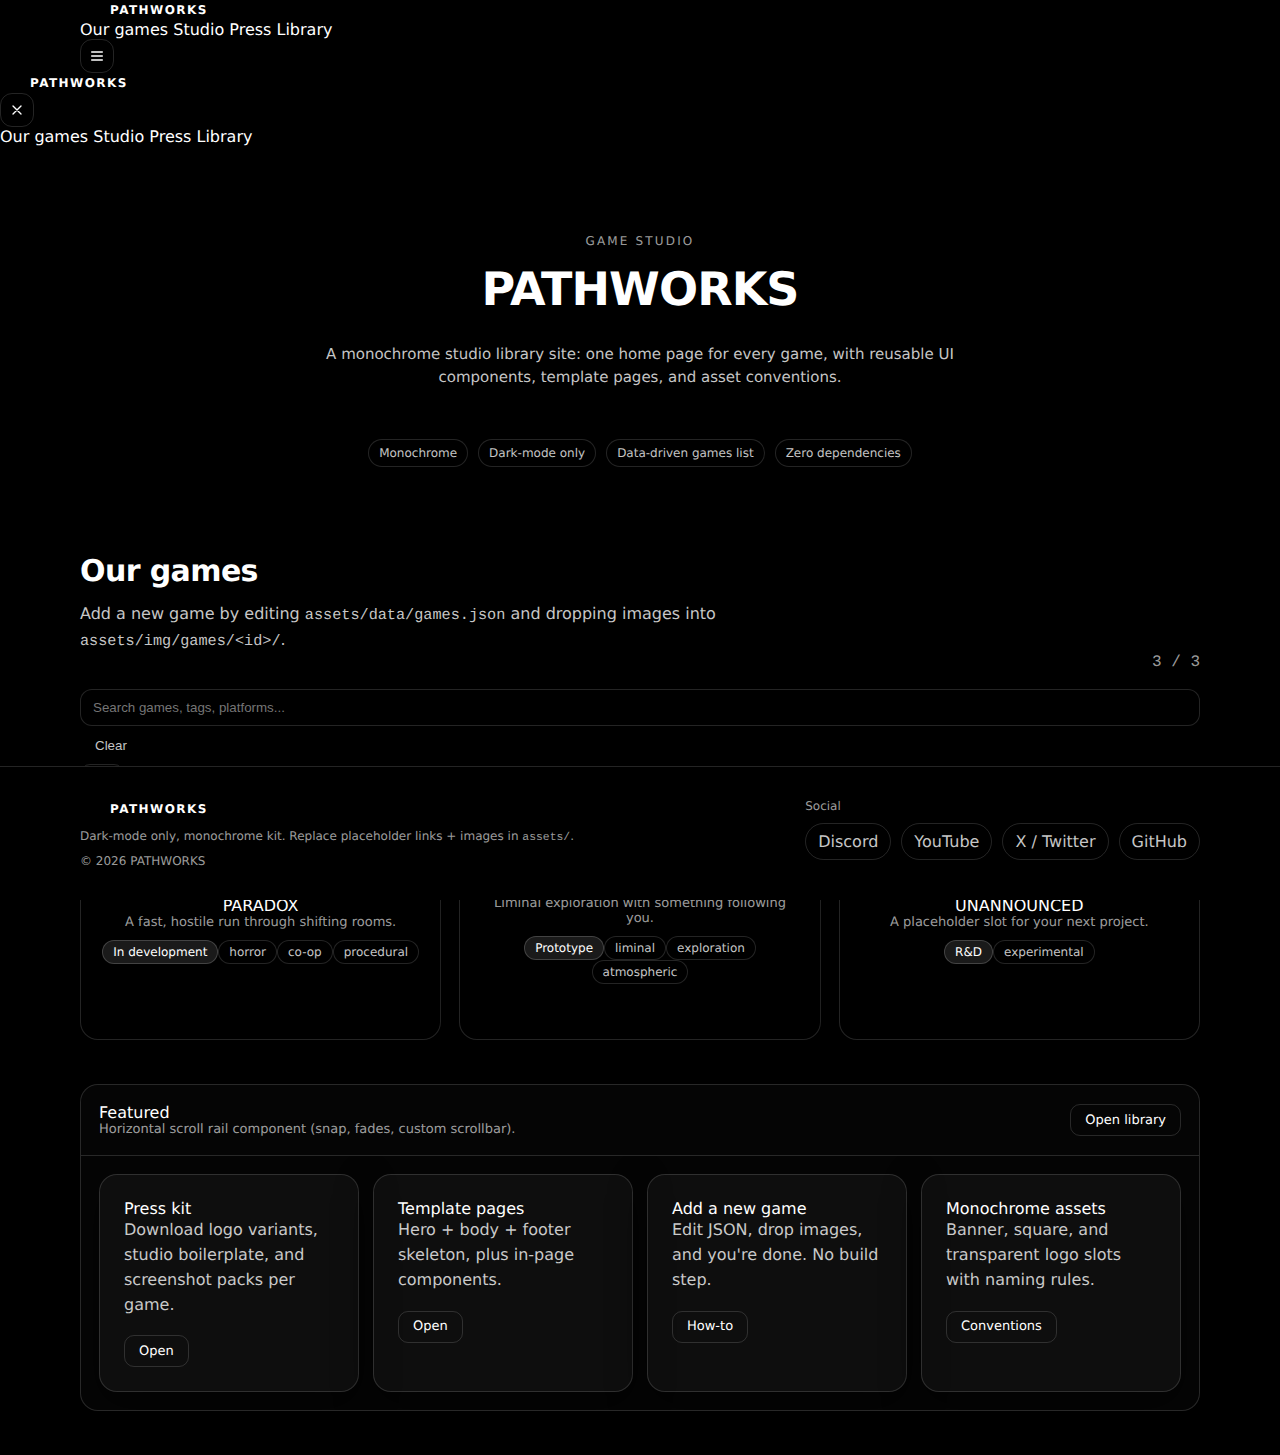
<file: index.html>
<!doctype html>
<html lang="en">
<head>
  <meta charset="utf-8" />
  <meta name="viewport" content="width=device-width,initial-scale=1" />
  <meta name="theme-color" content="#000000" />
  <title>PATHWORKS — Our games</title>

  <link rel="icon" href="assets/img/brand/favicon.svg" type="image/svg+xml" />
  <link rel="manifest" href="site.webmanifest" />

  <link rel="stylesheet" href="assets/css/tokens.css" />
  <link rel="stylesheet" href="assets/css/base.css" />
  <link rel="stylesheet" href="assets/css/ui.css" />
  <link rel="stylesheet" href="assets/css/pages/home.css" />
</head>
<body data-root="">


<header class="nav">
  <div class="container navInner">
    <a class="brand" href="index.html">
      <span class="brandMark" aria-hidden="true"></span>
      <span>PATHWORKS</span>
    </a>

    <nav class="navLinks" aria-label="Primary">
      <a class="navLink" href="index.html">Our games</a>
      <a class="navLink" href="pages/studio.html">Studio</a>
      <a class="navLink" href="pages/press.html">Press</a>
      <a class="navLink" href="pages/template.html">Library</a>
    </nav>

    <div class="navActions">
      <button id="navMobileBtn" class="iconBtn navMobileBtn" type="button" aria-label="Open menu">
        <svg viewBox="0 0 24 24" fill="none" stroke="currentColor" stroke-width="2" stroke-linecap="round">
          <path d="M4 6h16M4 12h16M4 18h16"/>
        </svg>
      </button>
    </div>
  </div>
</header>

<div id="drawerMask" class="drawerMask" data-open="0" aria-hidden="true"></div>
<aside id="drawer" class="drawer" data-open="0" aria-label="Mobile menu">
  <div class="drawerHeader">
    <span class="brand"><span class="brandMark" aria-hidden="true"></span><span>PATHWORKS</span></span>
    <button id="drawerClose" class="iconBtn" type="button" aria-label="Close menu">
      <svg viewBox="0 0 24 24" fill="none" stroke="currentColor" stroke-width="2" stroke-linecap="round">
        <path d="M6 6l12 12M18 6l-12 12"/>
      </svg>
    </button>
  </div>
  <div class="drawerBody">
    <nav class="drawerLinks" aria-label="Primary (mobile)">
      <a class="navLink" href="index.html">Our games</a>
      <a class="navLink" href="pages/studio.html">Studio</a>
      <a class="navLink" href="pages/press.html">Press</a>
      <a class="navLink" href="pages/template.html">Library</a>
    </nav>
  </div>
</aside>


<main>
  <section class="hero" style="--hero-image: url('assets/img/placeholders/banner.svg')">
    <div class="container heroInner">
      <div class="kicker">Game studio</div>
      <h1 class="heroTitle">PATHWORKS</h1>
      <p class="heroSub">
        A monochrome studio library site: one home page for every game, with reusable UI components, template pages, and asset conventions.
      </p>

      <div class="heroMetaRow">
        <span class="chip">Monochrome</span>
        <span class="chip">Dark-mode only</span>
        <span class="chip">Data-driven games list</span>
        <span class="chip">Zero dependencies</span>
      </div>
    </div>
  </section>

  <section class="section">
    <div class="container">
      <div class="sectionHeader">
        <div>
          <h2>Our games</h2>
          <p class="sectionDesc">
            Add a new game by editing <code>assets/data/games.json</code> and dropping images into <code>assets/img/games/&lt;id&gt;/</code>.
          </p>
        </div>
        <div class="mono" style="color: var(--c-dim)">
          <span id="gamesCount">0</span>
        </div>
      </div>

      <div class="filtersRow">
        <div class="searchWrap">
          <input id="gamesSearch" class="input" type="search" placeholder="Search games, tags, platforms..." autocomplete="off" />
          <button id="clearFilters" class="btn btn--ghost" type="button">Clear</button>
        </div>

        <div id="tagRow" class="tagRow" aria-label="Tag filters"></div>
      </div>

      <div id="fatalError" class="mono" style="margin-top: var(--s-4); color: rgba(255,255,255,0.75)"></div>

      <div id="gamesEmpty" class="card hidden" style="margin-top: var(--s-5)">
        <div class="cardInner">
          <div class="cardTitle">No games match your filters.</div>
          <div class="cardSub" style="margin-top:6px">Try a different tag or clear the search box.</div>
        </div>
      </div>

      <div id="gamesGrid" class="grid grid--cards" style="margin-top: var(--s-5)"></div>

      <div class="scrollRail" style="margin-top: var(--s-7)">
        <div class="scrollRailHeader">
          <div>
            <div class="cardTitle">Featured</div>
            <div class="cardSub">Horizontal scroll rail component (snap, fades, custom scrollbar).</div>
          </div>
          <a class="btn btn--sm" href="pages/template.html">Open library</a>
        </div>

        <div class="scrollFade scrollFade--l"></div>
        <div class="scrollFade scrollFade--r"></div>

        <div class="scrollRailViewport" aria-label="Featured items">
          <div class="card railItem">
            <div class="cardInner">
              <div class="cardTitle">Press kit</div>
              <p>Download logo variants, studio boilerplate, and screenshot packs per game.</p>
              <a class="btn btn--sm" href="pages/press.html">Open</a>
            </div>
          </div>

          <div class="card railItem">
            <div class="cardInner">
              <div class="cardTitle">Template pages</div>
              <p>Hero + body + footer skeleton, plus in-page components.</p>
              <a class="btn btn--sm" href="pages/template.html">Open</a>
            </div>
          </div>

          <div class="card railItem">
            <div class="cardInner">
              <div class="cardTitle">Add a new game</div>
              <p>Edit JSON, drop images, and you're done. No build step.</p>
              <a class="btn btn--sm" href="pages/template.html#data">How-to</a>
            </div>
          </div>

          <div class="card railItem">
            <div class="cardInner">
              <div class="cardTitle">Monochrome assets</div>
              <p>Banner, square, and transparent logo slots with naming rules.</p>
              <a class="btn btn--sm" href="pages/template.html#assets">Conventions</a>
            </div>
          </div>
        </div>
      </div>

    </div>
  </section>
</main>


<footer class="footer">
  <div class="container footerInner">
    <div>
      <div class="brand"><span class="brandMark" aria-hidden="true"></span><span>PATHWORKS</span></div>
      <div class="footerSmall" style="margin-top:10px">
        Dark-mode only, monochrome kit. Replace placeholder links + images in <code>assets/</code>.
      </div>
      <div class="footerSmall" style="margin-top:10px">
        © <span id="year"></span> PATHWORKS
      </div>
    </div>

    <div>
      <div class="footerSmall" style="margin-bottom:10px">Social</div>
      <div class="footerLinks">
        <a href="#" target="_blank" rel="noreferrer">Discord</a>
        <a href="#" target="_blank" rel="noreferrer">YouTube</a>
        <a href="#" target="_blank" rel="noreferrer">X / Twitter</a>
        <a href="#" target="_blank" rel="noreferrer">GitHub</a>
      </div>
    </div>
  </div>
</footer>

<dialog id="mediaDialog" aria-label="Media viewer">
  <div class="modalHeader">
    <div id="mediaDialogTitle" class="mono">Media</div>
    <button id="mediaDialogClose" class="btn btn--sm modalClose" type="button">Close</button>
  </div>
  <div class="modalBody">
    <div class="modalMedia">
      <img id="mediaDialogImg" alt="" />
    </div>
  </div>
</dialog>

<script>
  document.getElementById("year").textContent = String(new Date().getFullYear());
</script>


<script type="module" src="assets/js/pages/home.js"></script>
</body>
</html>
</file>
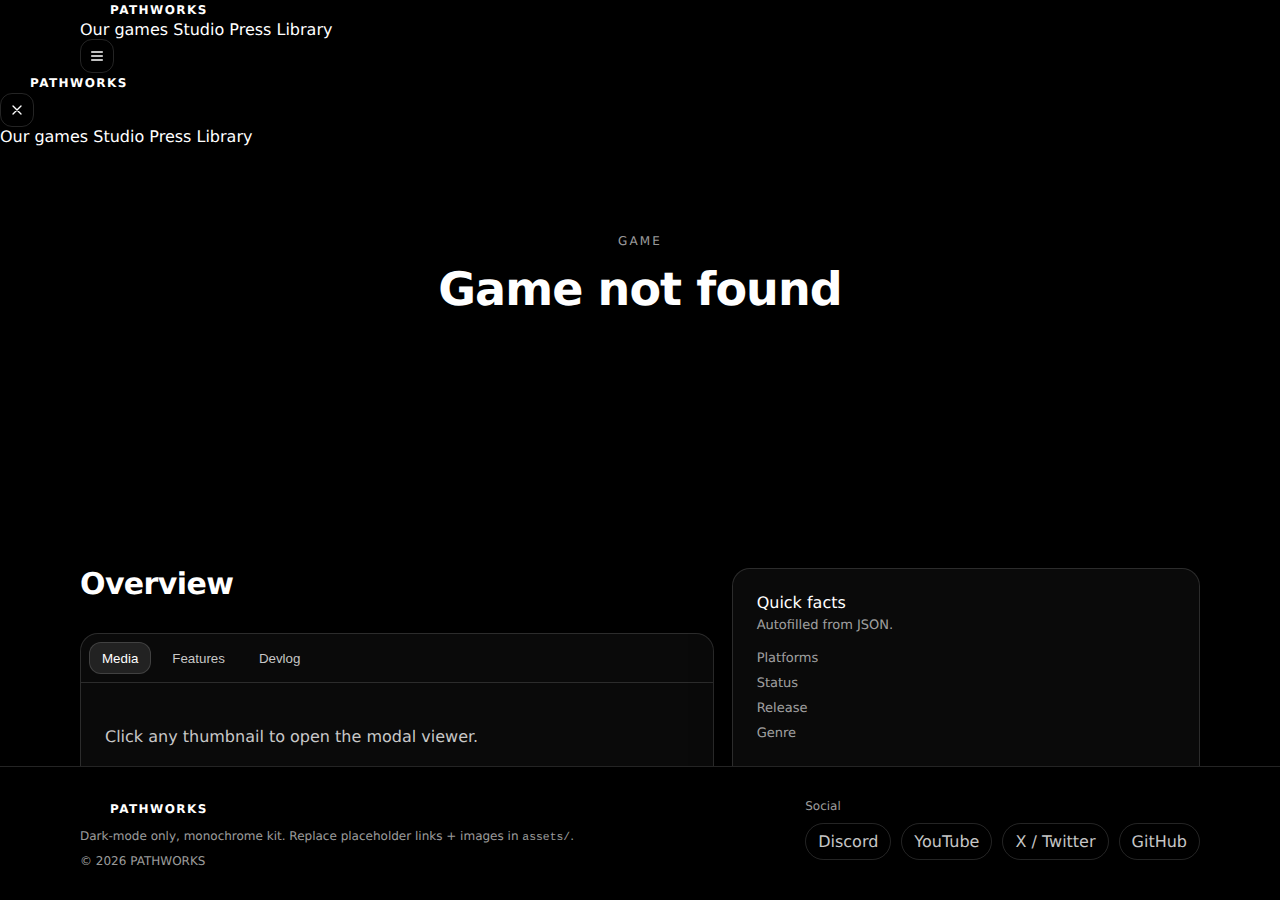
<file: pages/game.html>
<!doctype html>
<html lang="en">
<head>
  <meta charset="utf-8" />
  <meta name="viewport" content="width=device-width,initial-scale=1" />
  <meta name="theme-color" content="#000000" />
  <title>PATHWORKS — Game</title>

  <link rel="icon" href="../assets/img/brand/favicon.svg" type="image/svg+xml" />
  <link rel="stylesheet" href="../assets/css/tokens.css" />
  <link rel="stylesheet" href="../assets/css/base.css" />
  <link rel="stylesheet" href="../assets/css/ui.css" />
  <link rel="stylesheet" href="../assets/css/pages/game.css" />

</head>

<body data-root="../">


<header class="nav">
  <div class="container navInner">
    <a class="brand" href="../index.html">
      <span class="brandMark" aria-hidden="true"></span>
      <span>PATHWORKS</span>
    </a>

    <nav class="navLinks" aria-label="Primary">
      <a class="navLink" href="../index.html">Our games</a>
      <a class="navLink" href="../pages/studio.html">Studio</a>
      <a class="navLink" href="../pages/press.html">Press</a>
      <a class="navLink" href="../pages/template.html">Library</a>
    </nav>

    <div class="navActions">
      <button id="navMobileBtn" class="iconBtn navMobileBtn" type="button" aria-label="Open menu">
        <svg viewBox="0 0 24 24" fill="none" stroke="currentColor" stroke-width="2" stroke-linecap="round">
          <path d="M4 6h16M4 12h16M4 18h16"/>
        </svg>
      </button>
    </div>
  </div>
</header>

<div id="drawerMask" class="drawerMask" data-open="0" aria-hidden="true"></div>
<aside id="drawer" class="drawer" data-open="0" aria-label="Mobile menu">
  <div class="drawerHeader">
    <span class="brand"><span class="brandMark" aria-hidden="true"></span><span>PATHWORKS</span></span>
    <button id="drawerClose" class="iconBtn" type="button" aria-label="Close menu">
      <svg viewBox="0 0 24 24" fill="none" stroke="currentColor" stroke-width="2" stroke-linecap="round">
        <path d="M6 6l12 12M18 6l-12 12"/>
      </svg>
    </button>
  </div>
  <div class="drawerBody">
    <nav class="drawerLinks" aria-label="Primary (mobile)">
      <a class="navLink" href="../index.html">Our games</a>
      <a class="navLink" href="../pages/studio.html">Studio</a>
      <a class="navLink" href="../pages/press.html">Press</a>
      <a class="navLink" href="../pages/template.html">Library</a>
    </nav>
  </div>
</aside>


<main>
  <section class="hero" style="--hero-image: url('../assets/img/placeholders/banner.svg')">
    <div class="container heroInner">
      <div id="kicker" class="kicker">Game</div>
      <h1 id="gameTitle" class="heroTitle">Loading…</h1>
      <p id="gameSub" class="heroSub"></p>
      <div id="heroChips" class="heroMetaRow"></div>
    </div>
  </section>

  <section class="section">
    <div class="container">
      <div id="fatalError" class="mono" style="margin-bottom: var(--s-4); color: rgba(255,255,255,0.75)"></div>

      <div class="kvRow">
        <div id="gameBody">
          <h2>Overview</h2>
          <p id="gameLongDesc"></p>

          <div class="tabs" style="margin-top: var(--s-6)">
            <div class="tabBar" role="tablist" aria-label="Game tabs">
              <button class="tabBtn" type="button" role="tab" aria-selected="true" data-tab="media">Media</button>
              <button class="tabBtn" type="button" role="tab" aria-selected="false" data-tab="features">Features</button>
              <button class="tabBtn" type="button" role="tab" aria-selected="false" data-tab="dev">Devlog</button>
            </div>

            <div class="tabPanel" role="tabpanel" data-panel="media">
              <div id="mediaGrid" class="mediaGrid"></div>
              <p style="margin-top: var(--s-4)">Click any thumbnail to open the modal viewer.</p>
            </div>

            <div class="tabPanel hidden" role="tabpanel" data-panel="features">
              <div class="grid" style="grid-template-columns: 1fr; gap: var(--s-3)">
                <details class="accordion">
                  <summary>Core loop <span class="accordionChevron" aria-hidden="true">+</span></summary>
                  <div class="accordionBody">
                    <p>Describe the minute-to-minute loop, win/fail states, and what makes the game replayable.</p>
                  </div>
                </details>

                <details class="accordion">
                  <summary>Content <span class="accordionChevron" aria-hidden="true">+</span></summary>
                  <div class="accordionBody">
                    <p>Rooms, levels, missions, bosses, items, modifiers, etc.</p>
                  </div>
                </details>

                <details class="accordion">
                  <summary>Accessibility <span class="accordionChevron" aria-hidden="true">+</span></summary>
                  <div class="accordionBody">
                    <p>Input remapping, UI motion reduction, contrast, subtitles, audio cues, etc.</p>
                  </div>
                </details>
              </div>
            </div>

            <div class="tabPanel hidden" role="tabpanel" data-panel="dev">
              <p>Use this tab for patch notes or a short devlog list.</p>
              <div class="card" style="margin-top: var(--s-4)">
                <div class="cardInner">
                  <div class="cardTitle">Changelog entry</div>
                  <div class="cardSub">YYYY-MM-DD</div>
                  <p style="margin-top: var(--s-3)">Bullet list of changes.</p>
                </div>
              </div>
            </div>
          </div>
        </div>

        <aside class="card sideCard">
          <div class="cardInner">
            <div class="cardTitle">Quick facts</div>
            <div class="cardSub" style="margin-top:6px">Autofilled from JSON.</div>

            <div style="margin-top: var(--s-4); display:grid; gap: 10px">
              <div class="cardRow">
                <div class="cardSub">Platforms</div>
                <div id="kvPlatforms" class="mono" style="color: var(--c-muted); text-align:right"></div>
              </div>
              <div class="cardRow">
                <div class="cardSub">Status</div>
                <div id="kvStatus" class="mono" style="color: var(--c-muted); text-align:right"></div>
              </div>
              <div class="cardRow">
                <div class="cardSub">Release</div>
                <div id="kvRelease" class="mono" style="color: var(--c-muted); text-align:right"></div>
              </div>
              <div class="cardRow">
                <div class="cardSub">Genre</div>
                <div id="kvGenre" class="mono" style="color: var(--c-muted); text-align:right"></div>
              </div>
            </div>

            <div style="margin-top: var(--s-5)">
              <div class="cardSub">Links</div>
              <div id="kvLinks" class="cardActions" style="margin-top: var(--s-3)"></div>
            </div>
          </div>
        </aside>
      </div>

    </div>
  </section>
</main>


<footer class="footer">
  <div class="container footerInner">
    <div>
      <div class="brand"><span class="brandMark" aria-hidden="true"></span><span>PATHWORKS</span></div>
      <div class="footerSmall" style="margin-top:10px">
        Dark-mode only, monochrome kit. Replace placeholder links + images in <code>assets/</code>.
      </div>
      <div class="footerSmall" style="margin-top:10px">
        © <span id="year"></span> PATHWORKS
      </div>
    </div>

    <div>
      <div class="footerSmall" style="margin-bottom:10px">Social</div>
      <div class="footerLinks">
        <a href="#" target="_blank" rel="noreferrer">Discord</a>
        <a href="#" target="_blank" rel="noreferrer">YouTube</a>
        <a href="#" target="_blank" rel="noreferrer">X / Twitter</a>
        <a href="#" target="_blank" rel="noreferrer">GitHub</a>
      </div>
    </div>
  </div>
</footer>

<dialog id="mediaDialog" aria-label="Media viewer">
  <div class="modalHeader">
    <div id="mediaDialogTitle" class="mono">Media</div>
    <button id="mediaDialogClose" class="btn btn--sm modalClose" type="button">Close</button>
  </div>
  <div class="modalBody">
    <div class="modalMedia">
      <img id="mediaDialogImg" alt="" />
    </div>
  </div>
</dialog>

<script>
  document.getElementById("year").textContent = String(new Date().getFullYear());
</script>


<script type="module">
  // Tabs behavior kept inline so this page stays copyable as a template
  const btns = Array.from(document.querySelectorAll(".tabBtn"));
  const panels = Array.from(document.querySelectorAll(".tabPanel"));
  const set = (name) => {
    for (const b of btns) b.setAttribute("aria-selected", b.dataset.tab === name ? "true" : "false");
    for (const p of panels) p.classList.toggle("hidden", p.dataset.panel !== name);
  };
  for (const b of btns) b.addEventListener("click", () => set(b.dataset.tab));
</script>
<script type="module" src="../assets/js/pages/game.js"></script>
</body>
</html>
</file>
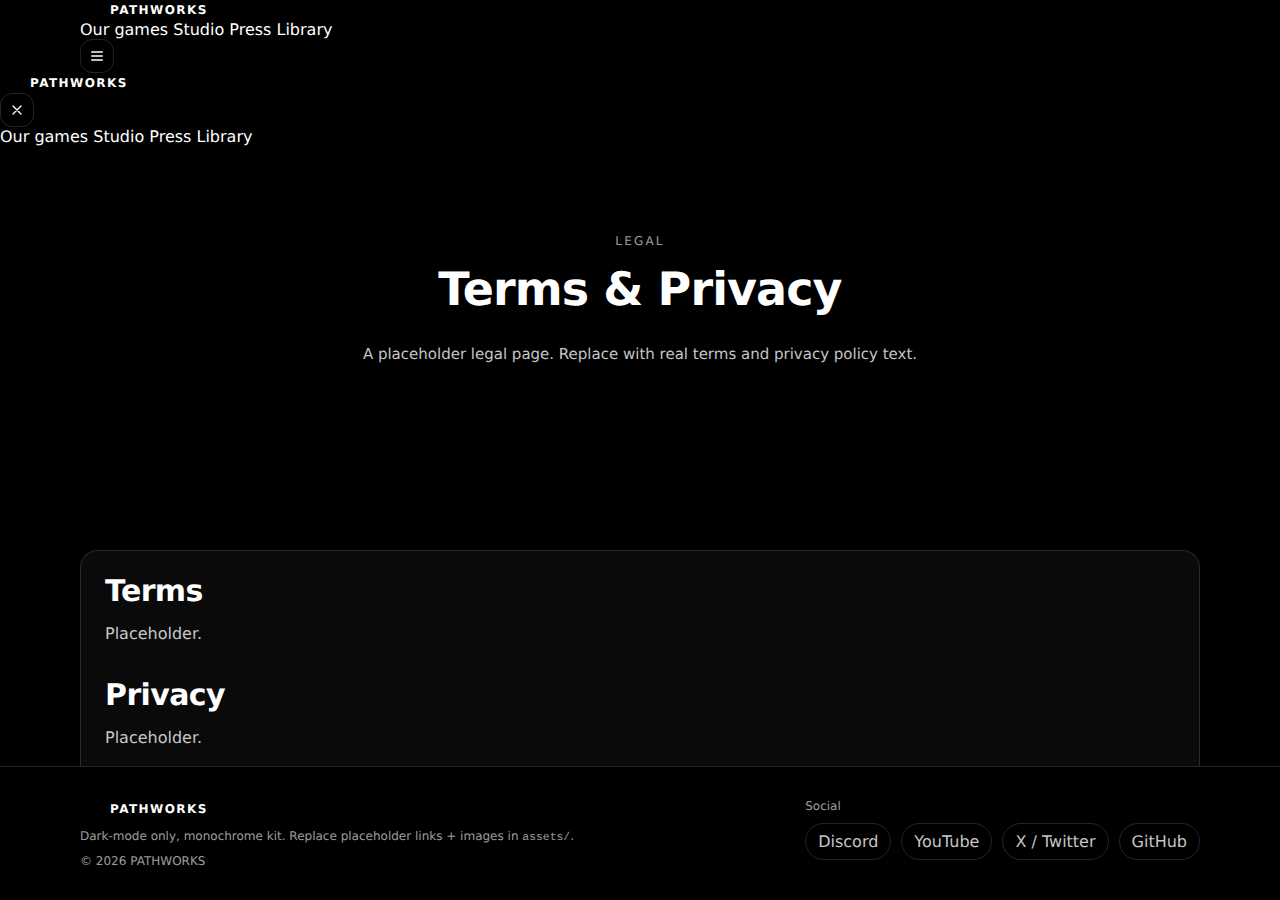
<file: pages/legal.html>
<!doctype html>
<html lang="en">
<head>
  <meta charset="utf-8" />
  <meta name="viewport" content="width=device-width,initial-scale=1" />
  <meta name="theme-color" content="#000000" />
  <title>PATHWORKS — Legal</title>

  <link rel="icon" href="../assets/img/brand/favicon.svg" type="image/svg+xml" />
  <link rel="stylesheet" href="../assets/css/tokens.css" />
  <link rel="stylesheet" href="../assets/css/base.css" />
  <link rel="stylesheet" href="../assets/css/ui.css" />

</head>

<body data-root="../">

<header class="nav">
  <div class="container navInner">
    <a class="brand" href="../index.html">
      <span class="brandMark" aria-hidden="true"></span>
      <span>PATHWORKS</span>
    </a>

    <nav class="navLinks" aria-label="Primary">
      <a class="navLink" href="../index.html">Our games</a>
      <a class="navLink" href="../pages/studio.html">Studio</a>
      <a class="navLink" href="../pages/press.html">Press</a>
      <a class="navLink" href="../pages/template.html">Library</a>
    </nav>

    <div class="navActions">
      <button id="navMobileBtn" class="iconBtn navMobileBtn" type="button" aria-label="Open menu">
        <svg viewBox="0 0 24 24" fill="none" stroke="currentColor" stroke-width="2" stroke-linecap="round">
          <path d="M4 6h16M4 12h16M4 18h16"/>
        </svg>
      </button>
    </div>
  </div>
</header>

<div id="drawerMask" class="drawerMask" data-open="0" aria-hidden="true"></div>
<aside id="drawer" class="drawer" data-open="0" aria-label="Mobile menu">
  <div class="drawerHeader">
    <span class="brand"><span class="brandMark" aria-hidden="true"></span><span>PATHWORKS</span></span>
    <button id="drawerClose" class="iconBtn" type="button" aria-label="Close menu">
      <svg viewBox="0 0 24 24" fill="none" stroke="currentColor" stroke-width="2" stroke-linecap="round">
        <path d="M6 6l12 12M18 6l-12 12"/>
      </svg>
    </button>
  </div>
  <div class="drawerBody">
    <nav class="drawerLinks" aria-label="Primary (mobile)">
      <a class="navLink" href="../index.html">Our games</a>
      <a class="navLink" href="../pages/studio.html">Studio</a>
      <a class="navLink" href="../pages/press.html">Press</a>
      <a class="navLink" href="../pages/template.html">Library</a>
    </nav>
  </div>
</aside>

<main>
  <section class="hero" style="--hero-image: url('../assets/img/placeholders/banner.svg')">
    <div class="container heroInner">
      <div class="kicker">Legal</div>
      <h1 class="heroTitle">Terms & Privacy</h1>
      <p class="heroSub">A placeholder legal page. Replace with real terms and privacy policy text.</p>
    </div>
  </section>

  <section class="section">
    <div class="container">
      <div class="card">
        <div class="cardInner">
          <h2>Terms</h2>
          <p>Placeholder.</p>
          <h2 style="margin-top: var(--s-6)">Privacy</h2>
          <p>Placeholder.</p>
        </div>
      </div>
    </div>
  </section>
</main>

<footer class="footer">
  <div class="container footerInner">
    <div>
      <div class="brand"><span class="brandMark" aria-hidden="true"></span><span>PATHWORKS</span></div>
      <div class="footerSmall" style="margin-top:10px">
        Dark-mode only, monochrome kit. Replace placeholder links + images in <code>assets/</code>.
      </div>
      <div class="footerSmall" style="margin-top:10px">
        © <span id="year"></span> PATHWORKS
      </div>
    </div>

    <div>
      <div class="footerSmall" style="margin-bottom:10px">Social</div>
      <div class="footerLinks">
        <a href="#" target="_blank" rel="noreferrer">Discord</a>
        <a href="#" target="_blank" rel="noreferrer">YouTube</a>
        <a href="#" target="_blank" rel="noreferrer">X / Twitter</a>
        <a href="#" target="_blank" rel="noreferrer">GitHub</a>
      </div>
    </div>
  </div>
</footer>

<dialog id="mediaDialog" aria-label="Media viewer">
  <div class="modalHeader">
    <div id="mediaDialogTitle" class="mono">Media</div>
    <button id="mediaDialogClose" class="btn btn--sm modalClose" type="button">Close</button>
  </div>
  <div class="modalBody">
    <div class="modalMedia">
      <img id="mediaDialogImg" alt="" />
    </div>
  </div>
</dialog>

<script>
  document.getElementById("year").textContent = String(new Date().getFullYear());
</script>

<script type="module">
  import { initUi } from "../assets/js/ui.js";
  initUi();
</script>
</body>
</html>
</file>
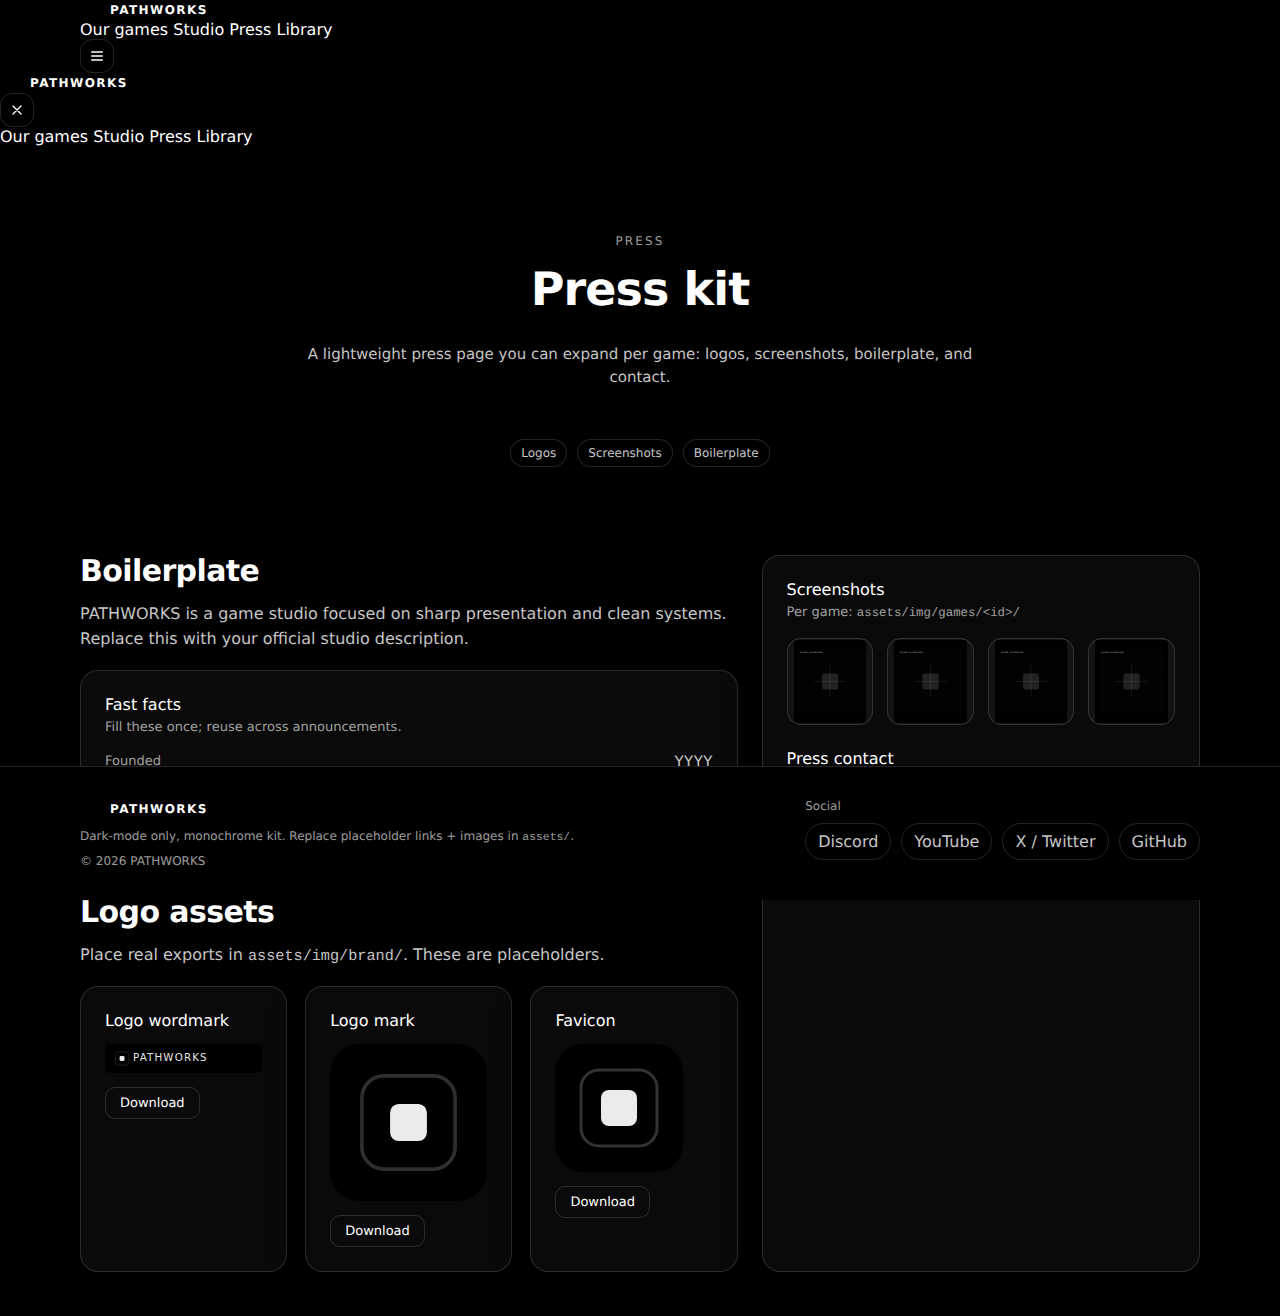
<file: pages/press.html>
<!doctype html>
<html lang="en">
<head>
  <meta charset="utf-8" />
  <meta name="viewport" content="width=device-width,initial-scale=1" />
  <meta name="theme-color" content="#000000" />
  <title>PATHWORKS — Press</title>

  <link rel="icon" href="../assets/img/brand/favicon.svg" type="image/svg+xml" />
  <link rel="stylesheet" href="../assets/css/tokens.css" />
  <link rel="stylesheet" href="../assets/css/base.css" />
  <link rel="stylesheet" href="../assets/css/ui.css" />

</head>

<body data-root="../">


<header class="nav">
  <div class="container navInner">
    <a class="brand" href="../index.html">
      <span class="brandMark" aria-hidden="true"></span>
      <span>PATHWORKS</span>
    </a>

    <nav class="navLinks" aria-label="Primary">
      <a class="navLink" href="../index.html">Our games</a>
      <a class="navLink" href="../pages/studio.html">Studio</a>
      <a class="navLink" href="../pages/press.html">Press</a>
      <a class="navLink" href="../pages/template.html">Library</a>
    </nav>

    <div class="navActions">
      <button id="navMobileBtn" class="iconBtn navMobileBtn" type="button" aria-label="Open menu">
        <svg viewBox="0 0 24 24" fill="none" stroke="currentColor" stroke-width="2" stroke-linecap="round">
          <path d="M4 6h16M4 12h16M4 18h16"/>
        </svg>
      </button>
    </div>
  </div>
</header>

<div id="drawerMask" class="drawerMask" data-open="0" aria-hidden="true"></div>
<aside id="drawer" class="drawer" data-open="0" aria-label="Mobile menu">
  <div class="drawerHeader">
    <span class="brand"><span class="brandMark" aria-hidden="true"></span><span>PATHWORKS</span></span>
    <button id="drawerClose" class="iconBtn" type="button" aria-label="Close menu">
      <svg viewBox="0 0 24 24" fill="none" stroke="currentColor" stroke-width="2" stroke-linecap="round">
        <path d="M6 6l12 12M18 6l-12 12"/>
      </svg>
    </button>
  </div>
  <div class="drawerBody">
    <nav class="drawerLinks" aria-label="Primary (mobile)">
      <a class="navLink" href="../index.html">Our games</a>
      <a class="navLink" href="../pages/studio.html">Studio</a>
      <a class="navLink" href="../pages/press.html">Press</a>
      <a class="navLink" href="../pages/template.html">Library</a>
    </nav>
  </div>
</aside>


<main>
  <section class="hero" style="--hero-image: url('../assets/img/placeholders/banner.svg')">
    <div class="container heroInner">
      <div class="kicker">Press</div>
      <h1 class="heroTitle">Press kit</h1>
      <p class="heroSub">A lightweight press page you can expand per game: logos, screenshots, boilerplate, and contact.</p>
      <div class="heroMetaRow">
        <span class="chip">Logos</span>
        <span class="chip">Screenshots</span>
        <span class="chip">Boilerplate</span>
      </div>
    </div>
  </section>

  <section class="section">
    <div class="container">
      <div class="grid" style="grid-template-columns: 1.2fr 0.8fr; gap: var(--s-5)">
        <div>
          <h2>Boilerplate</h2>
          <p>
            PATHWORKS is a game studio focused on sharp presentation and clean systems. Replace this with your official studio description.
          </p>

          <div class="card" style="margin-top: var(--s-4)">
            <div class="cardInner">
              <div class="cardTitle">Fast facts</div>
              <div class="cardSub" style="margin-top:6px">Fill these once; reuse across announcements.</div>
              <div style="margin-top: var(--s-4); display:grid; gap: 10px">
                <div class="cardRow"><div class="cardSub">Founded</div><div class="mono" style="color:var(--c-muted)">YYYY</div></div>
                <div class="cardRow"><div class="cardSub">Location</div><div class="mono" style="color:var(--c-muted)">Online</div></div>
                <div class="cardRow"><div class="cardSub">Contact</div><div class="mono" style="color:var(--c-muted)">press@yourdomain</div></div>
              </div>
            </div>
          </div>

          <h2 style="margin-top: var(--s-7)">Logo assets</h2>
          <p>Place real exports in <code>assets/img/brand/</code>. These are placeholders.</p>

          <div class="grid" style="grid-template-columns: repeat(3, minmax(0,1fr)); gap: var(--s-4); margin-top: var(--s-4)">
            <div class="card">
              <div class="cardInner">
                <div class="cardTitle">Logo wordmark</div>
                <div class="kv" style="margin-top: var(--s-3)"><img src="../assets/img/brand/logo-word.svg" alt="PATHWORKS wordmark" /></div>
                <div class="cardActions" style="margin-top: var(--s-3)">
                  <a class="btn btn--sm" href="../assets/img/brand/logo-word.svg" download>Download</a>
                </div>
              </div>
            </div>

            <div class="card">
              <div class="cardInner">
                <div class="cardTitle">Logo mark</div>
                <div class="kv" style="margin-top: var(--s-3)"><img src="../assets/img/brand/logo-mark.svg" alt="PATHWORKS mark" /></div>
                <div class="cardActions" style="margin-top: var(--s-3)">
                  <a class="btn btn--sm" href="../assets/img/brand/logo-mark.svg" download>Download</a>
                </div>
              </div>
            </div>

            <div class="card">
              <div class="cardInner">
                <div class="cardTitle">Favicon</div>
                <div class="kv" style="margin-top: var(--s-3)"><img src="../assets/img/brand/favicon.svg" alt="PATHWORKS favicon" /></div>
                <div class="cardActions" style="margin-top: var(--s-3)">
                  <a class="btn btn--sm" href="../assets/img/brand/favicon.svg" download>Download</a>
                </div>
              </div>
            </div>
          </div>

        </div>

        <aside class="card">
          <div class="cardInner">
            <div class="cardTitle">Screenshots</div>
            <div class="cardSub" style="margin-top:6px">Per game: <code>assets/img/games/&lt;id&gt;/</code></div>
            <div class="mediaGrid" style="margin-top: var(--s-4)">
              <div class="mediaThumb"><button type="button" data-open-media="1" data-src="../assets/img/placeholders/square.svg" data-alt="Screenshot placeholder"><img src="../assets/img/placeholders/square.svg" alt="Placeholder" /></button></div>
              <div class="mediaThumb"><button type="button" data-open-media="1" data-src="../assets/img/placeholders/square.svg" data-alt="Screenshot placeholder"><img src="../assets/img/placeholders/square.svg" alt="Placeholder" /></button></div>
              <div class="mediaThumb"><button type="button" data-open-media="1" data-src="../assets/img/placeholders/square.svg" data-alt="Screenshot placeholder"><img src="../assets/img/placeholders/square.svg" alt="Placeholder" /></button></div>
              <div class="mediaThumb"><button type="button" data-open-media="1" data-src="../assets/img/placeholders/square.svg" data-alt="Screenshot placeholder"><img src="../assets/img/placeholders/square.svg" alt="Placeholder" /></button></div>
            </div>

            <div style="margin-top: var(--s-5)">
              <div class="cardTitle">Press contact</div>
              <p style="margin-top: var(--s-3)"><span class="mono">press@yourdomain</span></p>
            </div>
          </div>
        </aside>
      </div>

    </div>
  </section>
</main>


<footer class="footer">
  <div class="container footerInner">
    <div>
      <div class="brand"><span class="brandMark" aria-hidden="true"></span><span>PATHWORKS</span></div>
      <div class="footerSmall" style="margin-top:10px">
        Dark-mode only, monochrome kit. Replace placeholder links + images in <code>assets/</code>.
      </div>
      <div class="footerSmall" style="margin-top:10px">
        © <span id="year"></span> PATHWORKS
      </div>
    </div>

    <div>
      <div class="footerSmall" style="margin-bottom:10px">Social</div>
      <div class="footerLinks">
        <a href="#" target="_blank" rel="noreferrer">Discord</a>
        <a href="#" target="_blank" rel="noreferrer">YouTube</a>
        <a href="#" target="_blank" rel="noreferrer">X / Twitter</a>
        <a href="#" target="_blank" rel="noreferrer">GitHub</a>
      </div>
    </div>
  </div>
</footer>

<dialog id="mediaDialog" aria-label="Media viewer">
  <div class="modalHeader">
    <div id="mediaDialogTitle" class="mono">Media</div>
    <button id="mediaDialogClose" class="btn btn--sm modalClose" type="button">Close</button>
  </div>
  <div class="modalBody">
    <div class="modalMedia">
      <img id="mediaDialogImg" alt="" />
    </div>
  </div>
</dialog>

<script>
  document.getElementById("year").textContent = String(new Date().getFullYear());
</script>


<script type="module">
  import { initUi } from "../assets/js/ui.js";
  initUi();
</script>
</body>
</html>
</file>
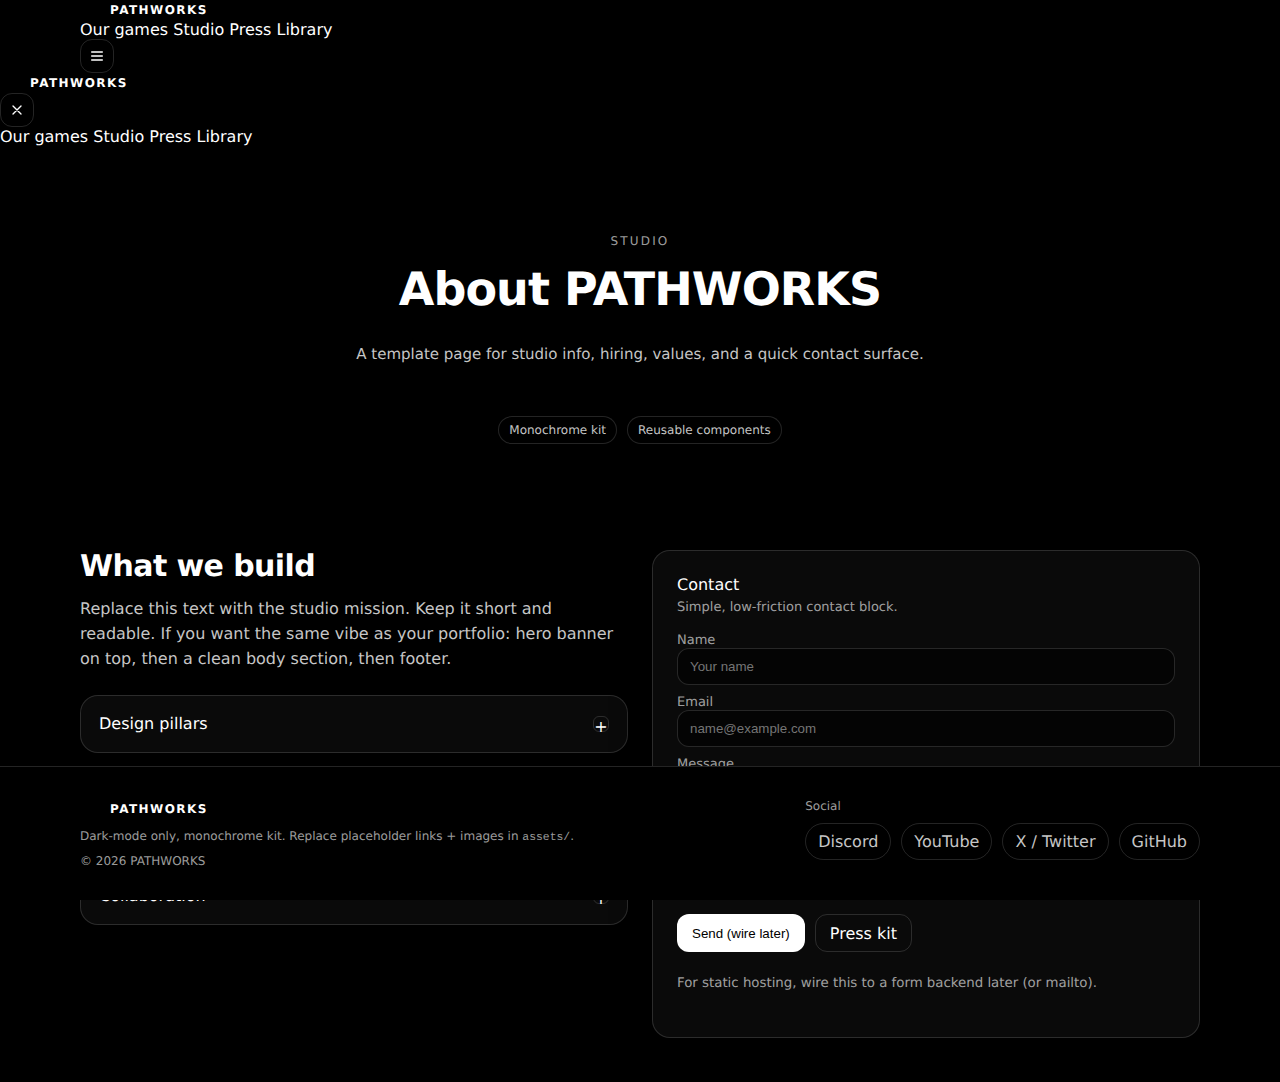
<file: pages/studio.html>
<!doctype html>
<html lang="en">
<head>
  <meta charset="utf-8" />
  <meta name="viewport" content="width=device-width,initial-scale=1" />
  <meta name="theme-color" content="#000000" />
  <title>PATHWORKS — Studio</title>

  <link rel="icon" href="../assets/img/brand/favicon.svg" type="image/svg+xml" />
  <link rel="stylesheet" href="../assets/css/tokens.css" />
  <link rel="stylesheet" href="../assets/css/base.css" />
  <link rel="stylesheet" href="../assets/css/ui.css" />
  <link rel="stylesheet" href="../assets/css/pages/studio.css" />

</head>

<body data-root="../">


<header class="nav">
  <div class="container navInner">
    <a class="brand" href="../index.html">
      <span class="brandMark" aria-hidden="true"></span>
      <span>PATHWORKS</span>
    </a>

    <nav class="navLinks" aria-label="Primary">
      <a class="navLink" href="../index.html">Our games</a>
      <a class="navLink" href="../pages/studio.html">Studio</a>
      <a class="navLink" href="../pages/press.html">Press</a>
      <a class="navLink" href="../pages/template.html">Library</a>
    </nav>

    <div class="navActions">
      <button id="navMobileBtn" class="iconBtn navMobileBtn" type="button" aria-label="Open menu">
        <svg viewBox="0 0 24 24" fill="none" stroke="currentColor" stroke-width="2" stroke-linecap="round">
          <path d="M4 6h16M4 12h16M4 18h16"/>
        </svg>
      </button>
    </div>
  </div>
</header>

<div id="drawerMask" class="drawerMask" data-open="0" aria-hidden="true"></div>
<aside id="drawer" class="drawer" data-open="0" aria-label="Mobile menu">
  <div class="drawerHeader">
    <span class="brand"><span class="brandMark" aria-hidden="true"></span><span>PATHWORKS</span></span>
    <button id="drawerClose" class="iconBtn" type="button" aria-label="Close menu">
      <svg viewBox="0 0 24 24" fill="none" stroke="currentColor" stroke-width="2" stroke-linecap="round">
        <path d="M6 6l12 12M18 6l-12 12"/>
      </svg>
    </button>
  </div>
  <div class="drawerBody">
    <nav class="drawerLinks" aria-label="Primary (mobile)">
      <a class="navLink" href="../index.html">Our games</a>
      <a class="navLink" href="../pages/studio.html">Studio</a>
      <a class="navLink" href="../pages/press.html">Press</a>
      <a class="navLink" href="../pages/template.html">Library</a>
    </nav>
  </div>
</aside>


<main>
  <section class="hero" style="--hero-image: url('../assets/img/placeholders/banner.svg')">
    <div class="container heroInner">
      <div class="kicker">Studio</div>
      <h1 class="heroTitle">About PATHWORKS</h1>
      <p class="heroSub">A template page for studio info, hiring, values, and a quick contact surface.</p>
      <div class="heroMetaRow">
        <span class="chip">Monochrome kit</span>
        <span class="chip">Reusable components</span>
      </div>
    </div>
  </section>

  <section class="section">
    <div class="container twoCol">
      <div>
        <h2>What we build</h2>
        <p>
          Replace this text with the studio mission. Keep it short and readable. If you want the same vibe as your portfolio:
          hero banner on top, then a clean body section, then footer.
        </p>

        <div class="grid" style="grid-template-columns: 1fr; gap: var(--s-3); margin-top: var(--s-5)">
          <details class="accordion">
            <summary>Design pillars <span class="accordionChevron" aria-hidden="true">+</span></summary>
            <div class="accordionBody">
              <p>List 3–5 pillars, each with a single sentence.</p>
            </div>
          </details>

          <details class="accordion">
            <summary>Tech stack <span class="accordionChevron" aria-hidden="true">+</span></summary>
            <div class="accordionBody">
              <p>Tools, engines, pipeline notes. Keep it factual.</p>
            </div>
          </details>

          <details class="accordion">
            <summary>Collaboration <span class="accordionChevron" aria-hidden="true">+</span></summary>
            <div class="accordionBody">
              <p>How you handle contributions, credits, and asset ownership.</p>
            </div>
          </details>
        </div>
      </div>

      <div class="card">
        <div class="cardInner">
          <div class="cardTitle">Contact</div>
          <div class="cardSub" style="margin-top:6px">Simple, low-friction contact block.</div>

          <div style="margin-top: var(--s-4); display:grid; gap: 10px">
            <label>
              <div class="cardSub">Name</div>
              <input class="input" placeholder="Your name" />
            </label>
            <label>
              <div class="cardSub">Email</div>
              <input class="input" placeholder="name@example.com" />
            </label>
            <label>
              <div class="cardSub">Message</div>
              <textarea class="textarea" placeholder="What are you reaching out about?"></textarea>
            </label>
          </div>

          <div style="margin-top: var(--s-4); display:flex; gap: 10px; flex-wrap:wrap">
            <button class="btn btn--primary" type="button">Send (wire later)</button>
            <a class="btn" href="press.html">Press kit</a>
          </div>

          <p style="margin-top: var(--s-4)"><small>For static hosting, wire this to a form backend later (or mailto).</small></p>
        </div>
      </div>

    </div>
  </section>
</main>


<footer class="footer">
  <div class="container footerInner">
    <div>
      <div class="brand"><span class="brandMark" aria-hidden="true"></span><span>PATHWORKS</span></div>
      <div class="footerSmall" style="margin-top:10px">
        Dark-mode only, monochrome kit. Replace placeholder links + images in <code>assets/</code>.
      </div>
      <div class="footerSmall" style="margin-top:10px">
        © <span id="year"></span> PATHWORKS
      </div>
    </div>

    <div>
      <div class="footerSmall" style="margin-bottom:10px">Social</div>
      <div class="footerLinks">
        <a href="#" target="_blank" rel="noreferrer">Discord</a>
        <a href="#" target="_blank" rel="noreferrer">YouTube</a>
        <a href="#" target="_blank" rel="noreferrer">X / Twitter</a>
        <a href="#" target="_blank" rel="noreferrer">GitHub</a>
      </div>
    </div>
  </div>
</footer>

<dialog id="mediaDialog" aria-label="Media viewer">
  <div class="modalHeader">
    <div id="mediaDialogTitle" class="mono">Media</div>
    <button id="mediaDialogClose" class="btn btn--sm modalClose" type="button">Close</button>
  </div>
  <div class="modalBody">
    <div class="modalMedia">
      <img id="mediaDialogImg" alt="" />
    </div>
  </div>
</dialog>

<script>
  document.getElementById("year").textContent = String(new Date().getFullYear());
</script>


<script type="module">
  import { initUi } from "../assets/js/ui.js";
  initUi();
</script>
</body>
</html>
</file>
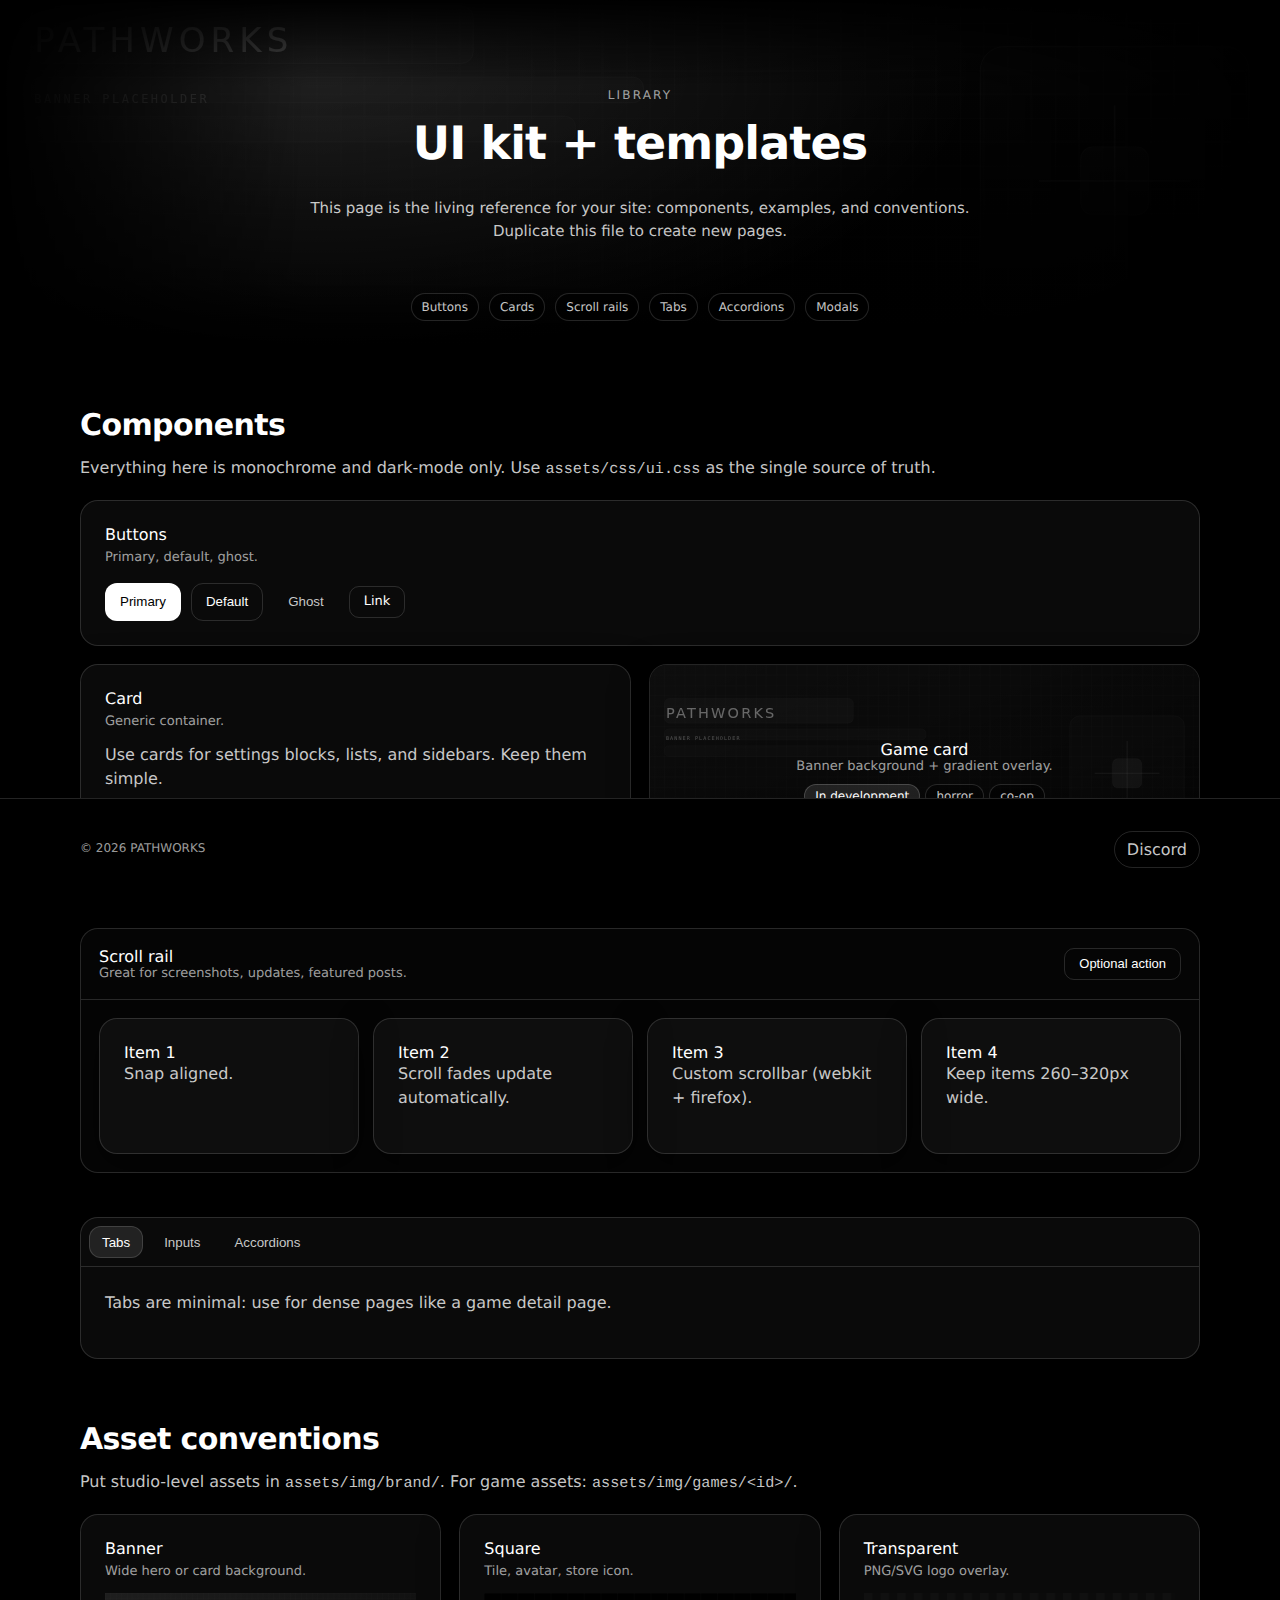
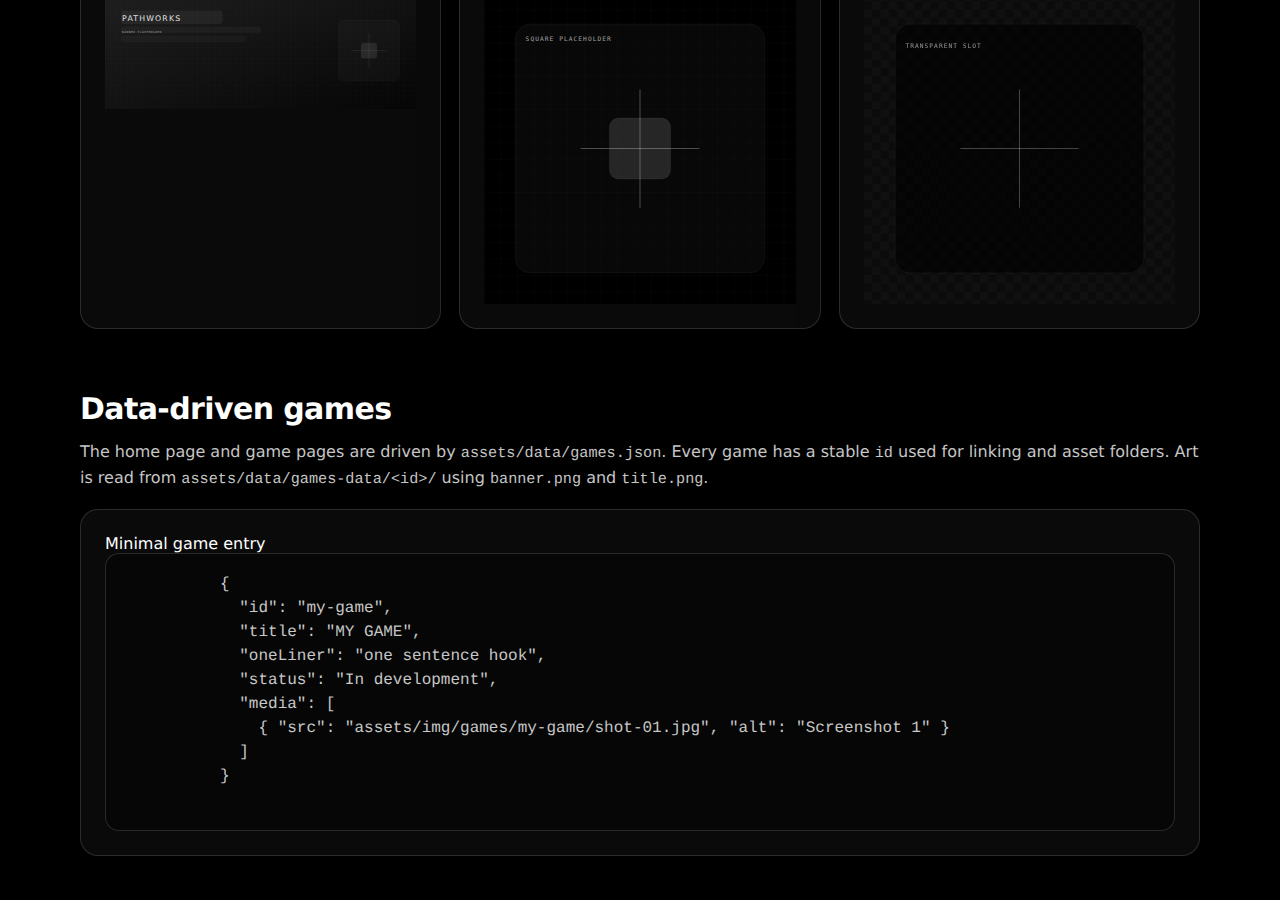
<file: pages/template.html>
<!doctype html>
<html lang="en">
<head>
  <meta charset="utf-8" />
  <meta name="viewport" content="width=device-width,initial-scale=1" />
  <meta name="theme-color" content="#000000" />
  <title>PATHWORKS — Library</title>

  <link rel="icon" href="../assets/img/brand/favicon.png" type="image/png" />
  <link rel="preload" href="../assets/css/tokens.css" as="style" />
  <link rel="preload" href="../assets/css/base.css" as="style" />
  <link rel="preload" href="../assets/css/ui.css" as="style" />
  <link rel="stylesheet" href="../assets/css/tokens.css" />
  <link rel="stylesheet" href="../assets/css/base.css" />
  <link rel="stylesheet" href="../assets/css/ui.css" />

</head>

<body data-root="../" data-page="template">


<div id="page-root">
  <main>
    <section class="hero">
      <div class="heroBgWrap">
        <img class="heroBgImg" src="../assets/img/placeholders/banner.svg" alt="" aria-hidden="true" data-morph-skip="1" />
        <div class="heroBgOverlay" aria-hidden="true"></div>
      </div>
      <div class="container heroInner">
        <div class="kicker">Library</div>
        <h1 class="heroTitle">UI kit + templates</h1>
        <p class="heroSub">
          This page is the living reference for your site: components, examples, and conventions. Duplicate this file to create new pages.
        </p>
        <div class="heroMetaRow">
          <span class="chip">Buttons</span>
          <span class="chip">Cards</span>
          <span class="chip">Scroll rails</span>
          <span class="chip">Tabs</span>
          <span class="chip">Accordions</span>
          <span class="chip">Modals</span>
        </div>
      </div>
    </section>

    <section class="section">
      <div class="container">

      <h2 id="components">Components</h2>
      <p>Everything here is monochrome and dark-mode only. Use <code>assets/css/ui.css</code> as the single source of truth.</p>

      <div class="card" style="margin-top: var(--s-4)">
        <div class="cardInner">
          <div class="cardTitle">Buttons</div>
          <div class="cardSub" style="margin-top:6px">Primary, default, ghost.</div>
          <div class="cardActions" style="margin-top: var(--s-4)">
            <button class="btn btn--primary" type="button">Primary</button>
            <button class="btn" type="button">Default</button>
            <button class="btn btn--ghost" type="button">Ghost</button>
            <a class="btn btn--sm" href="#assets">Link</a>
          </div>
        </div>
      </div>

      <div class="grid" style="grid-template-columns: 1fr 1fr; gap: var(--s-4); margin-top: var(--s-4)">
        <div class="card">
          <div class="cardInner">
            <div class="cardTitle">Card</div>
            <div class="cardSub" style="margin-top:6px">Generic container.</div>
            <p style="margin-top: var(--s-3)">
              Use cards for settings blocks, lists, and sidebars. Keep them simple.
            </p>
            <div class="cardActions">
              <button class="btn btn--sm" type="button">Action</button>
              <button class="btn btn--sm btn--ghost" type="button">Secondary</button>
            </div>
          </div>
        </div>

        <a class="card gameCard" href="game.html?id=paradox">
          <div class="gameCardBgWrap">
            <img class="gameCardBg" src="../assets/img/placeholders/banner.svg" alt="" aria-hidden="true" data-morph-skip="1" />
            <div class="gameCardBgOverlay" aria-hidden="true"></div>
          </div>
          <div class="gameCardBody">
            <div>
              <div class="gameCardTitle">Game card</div>
              <div class="cardSub">Banner background + gradient overlay.</div>
            </div>
            <div class="gameCardMeta">
              <span class="badge badge--solid">In development</span>
              <span class="badge">horror</span>
              <span class="badge">co-op</span>
            </div>
          </div>
        </a>
      </div>

      <div class="scrollRail" style="margin-top: var(--s-7)">
        <div class="scrollRailHeader">
          <div>
            <div class="cardTitle">Scroll rail</div>
            <div class="cardSub">Great for screenshots, updates, featured posts.</div>
          </div>
          <button class="btn btn--sm" type="button">Optional action</button>
        </div>

        <div class="scrollFade scrollFade--l"></div>
        <div class="scrollFade scrollFade--r"></div>

        <div class="scrollRailViewport">
          <div class="card railItem"><div class="cardInner"><div class="cardTitle">Item 1</div><p>Snap aligned.</p></div></div>
          <div class="card railItem"><div class="cardInner"><div class="cardTitle">Item 2</div><p>Scroll fades update automatically.</p></div></div>
          <div class="card railItem"><div class="cardInner"><div class="cardTitle">Item 3</div><p>Custom scrollbar (webkit + firefox).</p></div></div>
          <div class="card railItem"><div class="cardInner"><div class="cardTitle">Item 4</div><p>Keep items 260–320px wide.</p></div></div>
        </div>
      </div>

      <div class="tabs" style="margin-top: var(--s-7)">
        <div class="tabBar" role="tablist" aria-label="Library tabs">
          <button class="tabBtn" type="button" role="tab" aria-selected="true" data-tab="a">Tabs</button>
          <button class="tabBtn" type="button" role="tab" aria-selected="false" data-tab="b">Inputs</button>
          <button class="tabBtn" type="button" role="tab" aria-selected="false" data-tab="c">Accordions</button>
        </div>

        <div class="tabPanel" role="tabpanel" data-panel="a">
          <p>Tabs are minimal: use for dense pages like a game detail page.</p>
        </div>

        <div class="tabPanel hidden" role="tabpanel" data-panel="b">
          <div class="grid" style="grid-template-columns: 1fr 1fr; gap: var(--s-4)">
            <label>
              <div class="cardSub">Search</div>
              <input class="input" placeholder="Search..." />
            </label>
            <label>
              <div class="cardSub">Select</div>
              <select class="select">
                <option>Option A</option>
                <option>Option B</option>
              </select>
            </label>
          </div>
        </div>

        <div class="tabPanel hidden" role="tabpanel" data-panel="c">
          <details class="accordion">
            <summary>Accordion item <span class="accordionChevron" aria-hidden="true">+</span></summary>
            <div class="accordionBody">
              <p>Use native <code>&lt;details&gt;</code> so it stays simple and accessible.</p>
            </div>
          </details>
          <details class="accordion">
            <summary>Another item <span class="accordionChevron" aria-hidden="true">+</span></summary>
            <div class="accordionBody">
              <p>Accordions are good for FAQs, patch notes, guidelines.</p>
            </div>
          </details>
        </div>
      </div>

      <h2 id="assets" style="margin-top: var(--s-8)">Asset conventions</h2>
      <p>
        Put studio-level assets in <code>assets/img/brand/</code>.
        For game assets: <code>assets/img/games/&lt;id&gt;/</code>.
      </p>

      <div class="grid" style="grid-template-columns: repeat(3, minmax(0,1fr)); gap: var(--s-4); margin-top: var(--s-4)">
        <div class="card">
          <div class="cardInner">
            <div class="cardTitle">Banner</div>
            <div class="cardSub" style="margin-top:6px">Wide hero or card background.</div>
            <div class="kv" style="margin-top: var(--s-3)">
              <img src="../assets/img/placeholders/banner.svg" alt="Banner placeholder" />
            </div>
          </div>
        </div>

        <div class="card">
          <div class="cardInner">
            <div class="cardTitle">Square</div>
            <div class="cardSub" style="margin-top:6px">Tile, avatar, store icon.</div>
            <div class="kv" style="margin-top: var(--s-3)">
              <img src="../assets/img/placeholders/square.svg" alt="Square placeholder" />
            </div>
          </div>
        </div>

        <div class="card">
          <div class="cardInner">
            <div class="cardTitle">Transparent</div>
            <div class="cardSub" style="margin-top:6px">PNG/SVG logo overlay.</div>
            <div class="kv" style="margin-top: var(--s-3)">
              <img src="../assets/img/placeholders/transparent.svg" alt="Transparent placeholder" />
            </div>
          </div>
        </div>
      </div>

      <h2 id="data" style="margin-top: var(--s-8)">Data-driven games</h2>
      <p>
        The home page and game pages are driven by <code>assets/data/games.json</code>.
        Every game has a stable <code>id</code> used for linking and asset folders.
        Art is read from <code>assets/data/games-data/&lt;id&gt;/</code> using <code>banner.png</code> and <code>title.png</code>.
      </p>

      <div class="card" style="margin-top: var(--s-4)">
        <div class="cardInner">
          <div class="cardTitle">Minimal game entry</div>
          <pre class="mono" style="white-space:pre-wrap; margin:0; color: rgba(255,255,255,0.78); line-height:1.5; border:1px solid var(--c-border); border-radius: var(--r-md); padding: var(--s-4); background: rgba(0,0,0,0.4)">
          {
            "id": "my-game",
            "title": "MY GAME",
            "oneLiner": "one sentence hook",
            "status": "In development",
            "media": [
              { "src": "assets/img/games/my-game/shot-01.jpg", "alt": "Screenshot 1" }
            ]
          }
          </pre>
        </div>
      </div>

    </div>
    </section>
  </main>

  <dialog id="mediaDialog" aria-label="Media viewer">
    <div class="modalHeader">
      <div id="mediaDialogTitle" class="mono">Media</div>
      <button id="mediaDialogClose" class="btn btn--sm modalClose" type="button">Close</button>
    </div>
    <div class="modalBody">
      <div class="modalMedia">
        <img id="mediaDialogImg" alt="" />
      </div>
    </div>
  </dialog>
</div>

<script type="module" src="../assets/js/app.js"></script>
<script type="module" src="../assets/js/sw-register.js"></script>
<div id="footer-root"></div>
<script type="module" src="../assets/js/footer.js"></script>
</body>
</html>
</file>
<file: assets/css/tokens.css>
/* PATHWORKS Monochrome Tokens (dark-mode only) */
:root{
  color-scheme: dark;

  /* colors */
  --c-bg: #000;
  --c-fg: #fff;
  --c-muted: rgba(255,255,255,0.78);
  --c-dim: rgba(255,255,255,0.62);
  --c-faint: rgba(255,255,255,0.44);

  --c-border: rgba(255,255,255,0.14);
  --c-border-strong: rgba(255,255,255,0.22);

  --c-panel: rgba(255,255,255,0.04);
  --c-panel-2: rgba(255,255,255,0.06);
  --c-panel-3: rgba(255,255,255,0.09);

  --c-shadow: rgba(0,0,0,0.72);

  /* typography */
  --font-sans: ui-sans-serif, system-ui, -apple-system, Segoe UI, Roboto, Helvetica, Arial, "Apple Color Emoji", "Segoe UI Emoji";
  --font-mono: ui-monospace, SFMono-Regular, Menlo, Monaco, Consolas, "Liberation Mono", "Courier New", monospace;

  /* sizing */
  --maxw: 1120px;
  --nav-h: 44px;

  --r-sm: 10px;
  --r-md: 14px;
  --r-lg: 18px;

  --s-1: 6px;
  --s-2: 10px;
  --s-3: 14px;
  --s-4: 18px;
  --s-5: 24px;
  --s-6: 32px;
  --s-7: 44px;
  --s-8: 64px;

  /* effects */
  --focus: 0 0 0 2px var(--c-fg);
  --shadow-1: 0 12px 36px rgba(0,0,0,0.55);
  --shadow-2: 0 22px 54px rgba(0,0,0,0.7);

  --ease: cubic-bezier(.2,.9,.2,1);
}
</file>
<file: assets/css/ui.css>
/* PATHWORKS UI Library */
@property --pw-edge-soft{
  syntax: "<percentage>";
  inherits: true;
  initial-value: 0%;
}
.brand{
  display:flex; align-items:center; gap:10px;
  font-weight:700; letter-spacing:0.12em;
  text-transform:uppercase;
  font-size:12px;
}
.brandMark{
  width:20px;
  height:20px;
  display:block;
  border-radius:6px;
  object-fit:contain;
}
.brandWord{
  height:14px;
  width:auto;
  display:block;
  object-fit:contain;
}
.iconBtn{
  width:34px; height:34px;
  display:grid; place-items:center;
  border-radius:12px;
  border:1px solid var(--c-border);
  background:transparent;
  color:var(--c-fg);
  cursor:pointer;
}
.iconBtn:hover{background:var(--c-panel-2)}
.iconBtn svg{width:16px; height:16px}

/* Hero */
.hero{
  position:relative;
  padding: var(--s-8) 0 var(--s-7) 0;
  min-height: 360px;
  background: #000000;
  overflow:hidden;
}
.heroBgWrap{
  position:absolute;
  inset:-2px;
  z-index:0;
  pointer-events:none;
  overflow:hidden;
  --pw-edge-soft: 24%;
  -webkit-mask-image:
    linear-gradient(to right, transparent 0%, #000 var(--pw-edge-soft), #000 calc(100% - var(--pw-edge-soft)), transparent 100%),
    linear-gradient(to bottom, transparent 0%, #000 var(--pw-edge-soft), #000 calc(100% - var(--pw-edge-soft)), transparent 100%);
  mask-image:
    linear-gradient(to right, transparent 0%, #000 var(--pw-edge-soft), #000 calc(100% - var(--pw-edge-soft)), transparent 100%),
    linear-gradient(to bottom, transparent 0%, #000 var(--pw-edge-soft), #000 calc(100% - var(--pw-edge-soft)), transparent 100%);
  -webkit-mask-composite: source-in;
  mask-composite: intersect;
  -webkit-mask-size: 100% 100%;
  mask-size: 100% 100%;
  -webkit-mask-repeat: no-repeat;
  mask-repeat: no-repeat;
  -webkit-mask-mode: alpha;
  mask-mode: alpha;
}
.heroBgImg{
  position:absolute;
  inset:0;
  width:100%;
  height:100%;
  object-fit: cover;
  object-position: var(--hero-bg-x, 50%) var(--hero-bg-y, 50%);
  filter: contrast(var(--hero-contrast, 1.05)) saturate(var(--hero-saturation, 1)) brightness(var(--hero-brightness, 0.6));
  opacity: var(--hero-opacity, 0.65);
  transform: scale(1.06);
  transition: transform 500ms var(--ease), filter 500ms var(--ease), opacity 500ms var(--ease);
  z-index:0;
}
body[data-page="game"] .heroBgImg{
  filter: contrast(var(--hero-contrast, 1.05)) saturate(var(--hero-saturation, 1)) brightness(var(--hero-brightness, 1.25));
  opacity: var(--hero-opacity, 1);
}
.heroBgOverlay{
  position:absolute;
  inset:0;
  z-index:1;
  pointer-events:none;
  background:
    radial-gradient(1200px 520px at 25% 20%, rgba(255,255,255,0.10), transparent 55%),
    linear-gradient(to bottom, rgba(0,0,0,0.10), rgba(0,0,0,0.86) 62%, rgba(0,0,0,1));
}
.hero::before{content:none}
.hero::after{content:none}
.heroInner{
  position:relative;
  display:grid;
  gap:var(--s-3);
  place-items:center;
  text-align:center;
  z-index:2;
  padding-top: var(--s-5);
}

body.is-transitioning .heroBgOverlay,
body.is-transitioning .gameCardBgOverlay{
  background:
    radial-gradient(1200px 520px at 25% 20%, rgba(255,255,255,0.10), transparent 55%),
    linear-gradient(to bottom, rgba(0,0,0,0.10), rgba(0,0,0,0.86) 62%, rgba(0,0,0,1));
}
body.is-transitioning .heroBgImg,
body.is-transitioning .gameCardBg{
  transform: scale(1.06);
  filter: contrast(1.05) brightness(0.6);
  opacity:0.65;
}
.kicker{
  font-size:12px;
  letter-spacing:0.18em;
  text-transform:uppercase;
  color:var(--c-dim);
}
.heroTitle{margin-top:2px}
.heroTitleImg{
  width: 900px;
  height: 180px;
  max-width: 100%;
  object-fit:contain;
  margin-top:2px;
  position: relative;
  z-index: 12;
  transform: scale(var(--title-scale, 1));
  transform-origin: center;
}
.heroTitle--sr{
  position:absolute;
  width:1px;
  height:1px;
  padding:0;
  margin:-1px;
  overflow:hidden;
  clip:rect(0,0,0,0);
  white-space:nowrap;
  border:0;
}
.heroSub{
  max-width: 70ch;
  color: var(--c-muted);
  font-size: 15px;
}
.heroMetaRow{
  margin-top: var(--s-4);
  display:flex;
  flex-wrap:wrap;
  gap:10px;
}
.chip{
  display:inline-flex; align-items:center; gap:8px;
  height:28px;
  padding:0 10px;
  border-radius:999px;
  border:1px solid var(--c-border);
  background:rgba(0,0,0,0.40);
  color:var(--c-muted);
  font-size:12px;
}

/* Sections */
.section{padding: var(--s-7) 0}
.sectionHeader{
  display:flex;
  align-items:flex-end;
  justify-content:space-between;
  gap: var(--s-4);
  margin-bottom: var(--s-4);
}
.sectionHeader--center{
  justify-content:center;
  text-align:center;
}
.sectionDesc{max-width:70ch}

/* Buttons */
.btn{
  height:38px;
  padding:0 14px;
  display:inline-flex;
  align-items:center;
  justify-content:center;
  gap:10px;
  border-radius:12px;
  border:1px solid var(--c-border);
  background:transparent;
  color:var(--c-fg);
  cursor:pointer;
  user-select:none;
  transition: transform 120ms var(--ease), background 160ms var(--ease), border-color 160ms var(--ease);
}
.btn:hover{
  background:var(--c-panel-2);
  border-color:var(--c-border-strong);
}
.btn:active{transform: translateY(1px)}
.btn--primary{
  background:var(--c-fg);
  color:var(--c-bg);
  border-color:transparent;
}
.btn--primary:hover{background:rgba(255,255,255,0.88)}
.btn--ghost{
  background:transparent;
  border-color:transparent;
  color:var(--c-muted);
}
.btn--ghost:hover{
  background:var(--c-panel-2);
  border-color:var(--c-border);
  color:var(--c-fg);
}
.btn--sm{height:32px; border-radius:10px; font-size:13px}

/* Inputs */
.input, .select, .textarea{
  width:100%;
  border:1px solid var(--c-border);
  background:rgba(0,0,0,0.6);
  color:var(--c-fg);
  border-radius:12px;
  padding:10px 12px;
  outline:none;
  transition: border-color 160ms var(--ease), background 160ms var(--ease);
}
.input:focus, .select:focus, .textarea:focus{
  border-color:var(--c-border-strong);
  background:rgba(0,0,0,0.72);
}
.textarea{min-height:120px; resize:vertical}

/* Cards */
.card{
  border:1px solid var(--c-border);
  background:var(--c-panel);
  border-radius: var(--r-lg);
  box-shadow: var(--shadow-1);
}
.cardInner{padding: var(--s-5)}
.cardTitle{color:var(--c-fg)}
.cardSub{color:var(--c-dim); font-size:13px}
.cardRow{display:flex; align-items:center; justify-content:space-between; gap:var(--s-3)}
.cardActions{display:flex; align-items:center; gap:10px; flex-wrap:wrap}

.grid{
  display:grid;
  gap: var(--s-4);
}
.grid--cards{
  grid-template-columns: repeat(3, minmax(0, 1fr));
}
@media (max-width: 980px){ .grid--cards{grid-template-columns: repeat(2, minmax(0, 1fr))} }
@media (max-width: 620px){ .grid--cards{grid-template-columns: 1fr} }

.gameCard{
  position:relative;
  overflow:hidden;
  min-height: 220px;
  background-color:#000000;
  transition: transform 500ms var(--ease), box-shadow 500ms var(--ease);
  transform-origin:center;
}
.gameCardBgWrap{
  position:absolute;
  inset:0;
  z-index:0;
  pointer-events:none;
  overflow:hidden;
}
.gameCardBg{
  position:absolute;
  inset:0;
  width:100%;
  height:100%;
  object-fit:cover;
  object-position: var(--card-bg-x, 50%) var(--card-bg-y, 50%);
  filter: contrast(var(--card-contrast, 1)) saturate(var(--card-saturation, 1)) brightness(var(--card-brightness, 0.75));
  opacity: var(--card-opacity, 1);
  transition: filter 500ms var(--ease), transform 500ms var(--ease);
  z-index:0;
}
.gameCardBgOverlay{
  position:absolute;
  inset:0;
  z-index:1;
  pointer-events:none;
  background: linear-gradient(to bottom, rgba(0,0,0,0.4), rgba(0,0,0,0.4) 55%, rgba(0,0,0,1));
  opacity: 1;
  transition: opacity 500ms var(--ease);
}
.gameCard:hover{
  transform: scale(1.02);
  box-shadow: 0 18px 48px rgba(0,0,0,0.65);
}
.gameCard:hover .gameCardBg{
  filter: contrast(var(--card-contrast, 1))
    saturate(var(--card-saturation, 1))
    brightness(calc(var(--card-brightness, 0.75) * 1.25));
}
.gameCard:hover .gameCardBgOverlay{opacity:0.85}
.gameCard:hover::before{
  opacity: 0.85;
}
.gameCardBody{
  position:relative;
  padding: var(--s-5) var(--s-4);
  height:100%;
  width:100%;
  display:flex;
  flex-direction:column;
  justify-content:center;
  gap:10px;
  align-items:center;
  text-align:center;
  z-index:2;
}
.gameCardTitleWrap{
  width:100%;
  display:flex;
  justify-content:center;
  align-items:center;
  height: 140px;
}
.gameCardTitleImg{
  width:420px;
  height:140px;
  max-width: 100%;
  display:block;
  margin:0 auto;
  object-fit:contain;
  object-position:center;
  opacity:1;
  transition: transform 500ms var(--ease);
  transform-origin:center;
  transform: scale(var(--title-scale, 1));
}
.gameCard:hover .gameCardTitleImg{
  transform: scale(calc(var(--title-scale, 1) * 1.05));
}
.srOnly{
  position:absolute;
  width:1px;
  height:1px;
  padding:0;
  margin:-1px;
  overflow:hidden;
  clip:rect(0,0,0,0);
  white-space:nowrap;
  border:0;
}
.badge{
  height:24px;
  display:inline-flex;
  align-items:center;
  padding:0 10px;
  border-radius:999px;
  border:1px solid var(--c-border);
  background:rgba(0,0,0,0.35);
  font-size:12px;
  color:var(--c-muted);
}
.badge--solid{
  background:rgba(255,255,255,0.10);
  border-color:rgba(255,255,255,0.18);
  color:var(--c-fg);
}

.mediaGrid{
  display:grid;
  grid-template-columns: repeat(4, minmax(0, 1fr));
  gap: var(--s-3);
}
@media (max-width: 980px){ .mediaGrid{grid-template-columns: repeat(3, 1fr)} }
@media (max-width: 640px){ .mediaGrid{grid-template-columns: repeat(2, 1fr)} }
.mediaThumb{
  border:1px solid var(--c-border);
  background:var(--c-panel);
  border-radius: var(--r-md);
  overflow:hidden;
  aspect-ratio: 1 / 1;
  position:relative;
}
.mediaThumb img{width:100%; height:100%; object-fit:cover; filter:saturate(0) contrast(1.05)}
.mediaThumb button{
  position:absolute; inset:0;
  border:0; background:transparent; cursor:pointer;
}

/* Scroll rails */
.scrollRail{
  position:relative;
  border:1px solid var(--c-border);
  border-radius: var(--r-lg);
  background: rgba(255,255,255,0.02);
  overflow:hidden;
}
.scrollRailHeader{
  padding: var(--s-4);
  border-bottom: 1px solid var(--c-border);
  display:flex; align-items:center; justify-content:space-between; gap: var(--s-3);
}
.scrollRailViewport{
  display:flex;
  gap: var(--s-3);
  padding: var(--s-4);
  overflow:auto;
  scroll-snap-type:x mandatory;
  scrollbar-width: thin;
  scrollbar-color: rgba(255,255,255,0.28) rgba(255,255,255,0.08);
}
.scrollRailViewport::-webkit-scrollbar{height:10px}
.scrollRailViewport::-webkit-scrollbar-track{background:rgba(255,255,255,0.06)}
.scrollRailViewport::-webkit-scrollbar-thumb{background:rgba(255,255,255,0.22); border-radius:999px}
.railItem{
  scroll-snap-align:start;
  min-width: 260px;
  max-width: 320px;
}
.scrollFade{
  pointer-events:none;
  position:absolute; top:56px; bottom:0;
  width: 60px;
  opacity:0;
  transition: opacity 140ms var(--ease);
}
.scrollFade--l{left:0; background: linear-gradient(to right, rgba(0,0,0,0.95), transparent)}
.scrollFade--r{right:0; background: linear-gradient(to left, rgba(0,0,0,0.95), transparent)}
.scrollRail[data-can-left="1"] .scrollFade--l{opacity:1}
.scrollRail[data-can-right="1"] .scrollFade--r{opacity:1}

/* Tabs */
.tabs{
  border:1px solid var(--c-border);
  border-radius: var(--r-lg);
  background: var(--c-panel);
  overflow:hidden;
}
.tabBar{
  display:flex;
  padding: 8px;
  border-bottom:1px solid var(--c-border);
  gap:8px;
}
.tabBtn{
  height:32px;
  padding:0 12px;
  border-radius: 12px;
  border:1px solid transparent;
  background: transparent;
  color:var(--c-muted);
  cursor:pointer;
}
.tabBtn[aria-selected="true"]{
  background: rgba(255,255,255,0.10);
  border-color: rgba(255,255,255,0.14);
  color: var(--c-fg);
}
.tabPanel{padding: var(--s-5)}

/* Accordion (native <details>) */
.accordion{
  border:1px solid var(--c-border);
  border-radius: var(--r-lg);
  background: var(--c-panel);
  overflow:hidden;
}
.accordion + .accordion{margin-top: var(--s-3)}
.accordion summary{
  list-style:none;
  cursor:pointer;
  padding: var(--s-4);
  display:flex; align-items:center; justify-content:space-between;
  gap: var(--s-3);
  border-bottom:1px solid transparent;
  color: var(--c-fg);
}
.accordion summary::-webkit-details-marker{display:none}
.accordion[open] summary{border-bottom-color: var(--c-border)}
.accordionBody{padding: var(--s-4)}
.accordionChevron{
  width:16px; height:16px;
  border:1px solid var(--c-border);
  border-radius:6px;
  display:grid; place-items:center;
}
.accordion[open] .accordionChevron{background: rgba(255,255,255,0.08)}

/* Footer */
.footer{
  border-top:1px solid var(--c-border);
  padding: var(--s-6) 0;
  background: #000;
  position:fixed;
  left:0;
  right:0;
  bottom:0;
  z-index:40;
}
.footerInner{
  display:flex;
  flex-wrap:wrap;
  justify-content:space-between;
  gap: var(--s-4);
  align-items:flex-start;
}
.footerLinks{
  display:flex;
  flex-wrap:wrap;
  gap: 10px;
}
.footerLinks a{
  color: var(--c-muted);
  border:1px solid var(--c-border);
  padding: 8px 12px;
  border-radius: 999px;
  display:inline-flex;
  align-items:center;
  justify-content:center;
}
.footerLinks a:hover{background: var(--c-panel-2); color: var(--c-fg); border-color: var(--c-border-strong)}
.footerSmall{color: var(--c-dim); font-size: 12px}
.footerSocialIcon{
  width: 18px;
  height: 18px;
  display:block;
}

@media (prefers-reduced-motion: no-preference){
  ::view-transition-old(root){
    animation: none;
    opacity: 0;
  }
  ::view-transition-new(root){
    animation: none;
    opacity: 1;
  }
  ::view-transition-old(*),
  ::view-transition-new(*){
    animation-duration: 320ms;
    animation-timing-function: cubic-bezier(0.2, 0.6, 0.2, 1);
  }
}

/* Dialog modal */
dialog{
  border:1px solid var(--c-border);
  border-radius: var(--r-lg);
  padding:0;
  background: rgba(0,0,0,0.96);
  color: var(--c-fg);
  box-shadow: var(--shadow-2);
  width:min(920px, calc(100% - 2 * var(--s-5)));
}
dialog::backdrop{background: rgba(0,0,0,0.72)}
.modalHeader{
  padding: var(--s-4);
  border-bottom:1px solid var(--c-border);
  display:flex; align-items:center; justify-content:space-between;
  gap: var(--s-3);
}
.modalBody{padding: var(--s-4)}
.modalClose{border-radius:12px}
.modalMedia{
  border:1px solid var(--c-border);
  border-radius: var(--r-md);
  overflow:hidden;
  background: var(--c-panel);
}
.modalMedia img{width:100%; height:auto; filter:saturate(0) contrast(1.05)}

/* Page dock buttons */
.pageDock{
  position:fixed;
  left:50%;
  transform:translateX(-50%);
  bottom:calc(var(--footer-h) + var(--s-4));
  display:flex;
  gap:10px;
  align-items:center;
  justify-content:center;
  min-width: 0;
  z-index:60;
  pointer-events:none;
}
.dockBtn{
  pointer-events:auto;
  height:38px;
  padding:0 16px;
  border-radius:999px;
  border:1px solid var(--c-border);
  background:rgba(0,0,0,0.7);
  color:var(--c-fg);
  font-size:13px;
  display:inline-flex;
  align-items:center;
  justify-content:center;
  white-space:nowrap;
  transition: transform 300ms var(--ease), opacity 300ms var(--ease), border-color 300ms var(--ease), background 300ms var(--ease), width 300ms var(--ease), padding 300ms var(--ease), border-width 300ms var(--ease), margin 300ms var(--ease);
}
.dockBtn--ghost{
  background:rgba(0,0,0,0.4);
  color:var(--c-muted);
}
.pageDock[data-top="1"] .dockBtn--ghost{
  width:0;
  min-width:0;
  overflow:hidden;
  opacity:0;
  transform: translateY(8px);
  pointer-events:none;
  padding:0;
  border-width:0;
  margin:0;
  visibility:hidden;
}
.pageDock[data-top="0"] #returnHomeBtn{
  transform: translateX(0);
}
.pageDock[data-top="0"] .dockBtn--ghost{
  opacity:1;
  transform: translateY(0);
  pointer-events:auto;
  visibility:visible;
  padding:0 16px;
  border-width:1px;
}
</file>
<file: assets/css/pages/home.css>
/* Home page specific */
.sectionHeader--center{
  justify-content:center;
  text-align:center;
}
.sectionHeader--center > h2{
  width:100%;
}
.gamesList{
  grid-template-columns: 1fr;
  gap: var(--s-5);
}
.gamesList .gameCard{
  min-height: 260px;
}
.gamesList .gameCard::before{
  filter: saturate(0) contrast(1.05) brightness(0.6);
  opacity:0.9;
}
</file>
<file: assets/css/pages/game.css>
/* Game page specific */
.gameHeaderRow{
  margin-top: var(--s-5);
  display:flex;
  flex-wrap:wrap;
  gap: 12px;
  align-items:center;
}
.kvRow{
  display:grid;
  grid-template-columns: 1.15fr 0.85fr;
  gap: var(--s-4);
  align-items:start;
}
@media (max-width: 920px){ .kvRow{grid-template-columns: 1fr} }
.kv{
  border:1px solid var(--c-border);
  border-radius: var(--r-lg);
  overflow:hidden;
  background: var(--c-panel);
}
.kv img{width:100%; height:auto; filter:saturate(0) contrast(1.05)}
.sideCard{position:sticky; top: calc(var(--nav-h) + var(--s-4))}
@media (max-width: 920px){ .sideCard{position:static} }
</file>
<file: assets/css/pages/studio.css>
/* Studio/about page */
.twoCol{
  display:grid;
  grid-template-columns: 1fr 1fr;
  gap: var(--s-5);
  align-items:start;
}
@media (max-width: 920px){ .twoCol{grid-template-columns: 1fr} }
</file>
<file: assets/css/base.css>
/* Base reset + layout */
*{box-sizing:border-box}
html,body{height:100%}
body{
  margin:0;
  background:var(--c-bg);
  color:var(--c-fg);
  font-family:var(--font-sans);
  -webkit-font-smoothing:antialiased;
  text-rendering:geometricPrecision;
}

img,svg,video{max-width:100%;display:block}
a{color:inherit;text-decoration:none}
p{margin:0 0 var(--s-4) 0; color:var(--c-muted); line-height:1.55}
h1,h2,h3,h4{margin:0 0 var(--s-3) 0; line-height:1.1; letter-spacing:-0.02em}
h1{font-size: clamp(30px, 3.6vw, 46px)}
h2{font-size: clamp(22px, 2.4vw, 30px)}
h3{font-size: 18px}
small{color:var(--c-dim)}
code,kbd{font-family:var(--font-mono); font-size: 0.95em}
hr{
  border:0;
  border-top:1px solid var(--c-border);
  margin:var(--s-6) 0;
}

::selection{background:rgba(255,255,255,0.18)}
:focus-visible{outline:none; box-shadow:var(--focus); border-radius: 8px}

.container{
  width:min(var(--maxw), calc(100% - 2 * var(--s-5)));
  margin:0 auto;
}

.hidden{display:none !important}
.mono{font-family:var(--font-mono)}
</file>
